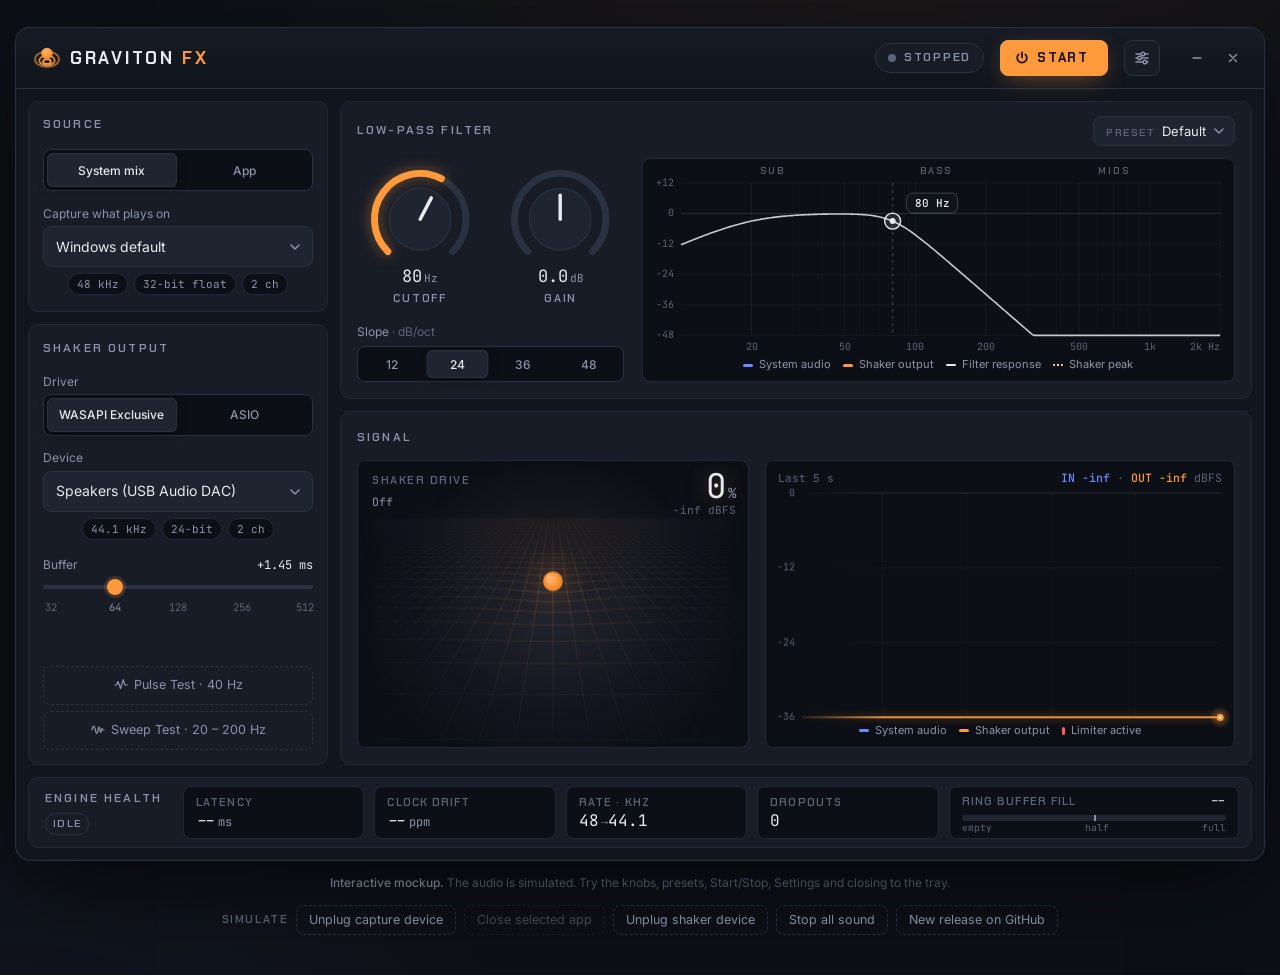
<file: ui/index.html>
<!doctype html>
<!-- SPDX-License-Identifier: GPL-3.0-or-later
   Copyright (C) 2026 deuter0n
   Generated from the approved mockup by tools/split_mockup.pl. -->
<html lang="en">
<head>
<meta charset="utf-8">
<meta name="viewport" content="width=device-width, initial-scale=1">
<title>Graviton FX</title>
<link rel="stylesheet" href="app.css">
</head>
<body>

<div class="stage">
  <div class="app" id="app">
    <header class="titlebar">
      <div class="brand" id="brand">
        <svg viewBox="0 0 32 32" aria-hidden="true">
          <!-- the app icon's drawing (assets/icon/app-full.svg) at half scale -->
          <defs>
            <radialGradient id="logoBall" cx="0.38" cy="0.32" r="0.75"><stop offset="0" stop-color="#ffb468"/><stop offset="0.55" stop-color="#ff9a3c"/><stop offset="1" stop-color="#ec8530"/></radialGradient>
          </defs>
          <ellipse cx="16" cy="17.5" rx="14.75" ry="9.5" fill="none" stroke="#ff9a3c" stroke-opacity=".6" stroke-width="2.25"/>
          <ellipse cx="16" cy="19" rx="9.5" ry="6" fill="none" stroke="#ff9a3c" stroke-opacity=".85" stroke-width="2.25"/>
          <ellipse cx="16" cy="20.5" rx="4.75" ry="2.75" fill="none" stroke="#ff9a3c" stroke-width="2.25"/>
          <circle cx="16" cy="10.5" r="7" fill="url(#logoBall)"/>
        </svg>
        <span class="wordmark">GRAVITON <b>FX</b></span>
      </div>
      <div class="status" id="status" data-state="stopped" role="status" aria-live="polite">
        <span class="dot"></span><span id="statusText">STOPPED</span>
      </div>
      <button class="power" id="powerBtn" aria-pressed="false">
        <svg viewBox="0 0 16 16" aria-hidden="true"><path d="M8 1.5v6M4.2 3.8a5.5 5.5 0 1 0 7.6 0" fill="none" stroke="currentColor" stroke-width="2" stroke-linecap="round"/></svg>
        <span id="powerText">Start</span>
      </button>
      <button class="tb-icon" id="settingsBtn" aria-label="Settings" title="Settings" aria-pressed="false">
        <svg viewBox="0 0 16 16" aria-hidden="true">
          <path d="M2 4h5M11 4h3M2 8h1.5M7.5 8H14M2 12h7M13 12h1" stroke="currentColor" stroke-width="1.4" stroke-linecap="round"/>
          <circle cx="9" cy="4" r="1.8" fill="none" stroke="currentColor" stroke-width="1.4"/>
          <circle cx="5.5" cy="8" r="1.8" fill="none" stroke="currentColor" stroke-width="1.4"/>
          <circle cx="11" cy="12" r="1.8" fill="none" stroke="currentColor" stroke-width="1.4"/>
        </svg>
        <span class="upd-dot" id="updDot" hidden></span>
      </button>
      <div class="winctl">
        <button id="minBtn" aria-label="Minimize" title="Minimize">
          <svg viewBox="0 0 12 12"><path d="M2 6h8" stroke="currentColor" stroke-width="1.4" stroke-linecap="round"/></svg>
        </button>
        <button id="closeBtn" aria-label="Close (hides to tray)" title="Close">
          <svg viewBox="0 0 12 12"><path d="M2.5 2.5l7 7M9.5 2.5l-7 7" stroke="currentColor" stroke-width="1.4" stroke-linecap="round"/></svg>
        </button>
      </div>
    </header>

    <!-- ===================== DASHBOARD ===================== -->
    <div class="view grid" id="viewDash">
      <aside class="rail">
        <section class="card" aria-labelledby="hSource">
          <div class="card-h"><h2 id="hSource">Source</h2></div>
          <div class="seg" role="radiogroup" aria-label="Capture source" id="sourceSeg">
            <button role="radio" data-v="system" aria-checked="true">System mix</button>
            <button role="radio" data-v="process" aria-checked="false">App</button>
          </div>
          <div class="field" id="srcSystem">
            <label for="captureSel">Capture what plays on</label>
            <select class="select" id="captureSel"></select>
            <div class="tags" id="captureFmt"></div>
            <div class="field-msg" id="captureMsg" data-kind="wait" role="status" aria-live="polite" hidden><span class="dot"></span><span class="txt"><span id="captureMsgText"></span></span></div>
          </div>
          <div class="field" id="srcProcess" hidden>
            <label for="procSel">Capture audio from</label>
            <div class="proc-row">
              <select class="select" id="procSel"></select>
              <button class="icon-btn" id="procRefresh" aria-label="Refresh app list" title="Refresh app list">
                <svg viewBox="0 0 16 16" aria-hidden="true"><path d="M13 8a5 5 0 1 1-1.5-3.55M13 2.5v3h-3" fill="none" stroke="currentColor" stroke-width="1.5" stroke-linecap="round" stroke-linejoin="round"/></svg>
              </button>
            </div>
            <div class="field-msg keep" id="procMsg" data-kind="wait" role="status" aria-live="polite" hidden><span class="dot"></span><span class="txt"><span id="procMsgText"></span></span></div>
          </div>
        </section>

        <section class="card" aria-labelledby="hShaker">
          <div class="card-h"><h2 id="hShaker">Shaker output</h2></div>
          <div class="field">
            <span class="lbl" id="driverLbl">Driver</span>
            <div class="seg" role="radiogroup" aria-labelledby="driverLbl" id="driverSeg">
              <button role="radio" data-v="wasapi" aria-checked="true">WASAPI Exclusive</button>
              <button role="radio" data-v="asio" aria-checked="false">ASIO</button>
            </div>
          </div>
          <div class="field">
            <label for="shakerSel">Device</label>
            <select class="select" id="shakerSel"></select>
            <div class="tags" id="shakerFmt"></div>
            <div class="field-msg" id="shakerMsg" data-kind="wait" role="status" aria-live="polite" hidden><span class="dot"></span><span class="txt"><span id="shakerMsgText"></span></span></div>
          </div>
          <div class="field">
            <div class="buf-head"><label for="bufferRange">Buffer</label><span class="buf-val" id="bufferVal"></span></div>
            <input type="range" class="buf-range" id="bufferRange" min="0" max="4" step="1" value="1" aria-describedby="bufferVal">
            <div class="buf-ticks" id="bufferTicks" aria-hidden="true"></div>
          </div>
          <div class="test-row">
            <button class="ghost-btn" id="testBtn" disabled title="Hold to send a 40 Hz test pulse; release to stop">
              <svg viewBox="0 0 16 16" aria-hidden="true"><path d="M1 8h2l1.5-4 3 8 3-10 2 6H15" fill="none" stroke="currentColor" stroke-width="1.4" stroke-linecap="round" stroke-linejoin="round"/></svg>
              <span id="testTxt">Pulse Test · 40 Hz</span>
            </button>
            <button class="ghost-btn" id="sweepBtn" disabled title="Sweep test: steps from 20 to 200 Hz in 5 Hz steps, half a second each. Note the number when your chair shakes hardest. Click again to stop.">
              <svg viewBox="0 0 16 16" aria-hidden="true"><path d="M1 8c1.2-5.5 2.8-5.5 4 0s2.2 5 3 0 1.6-4 2.2 0 1.2 3 1.6 0 .8-2 1.2 0H15" fill="none" stroke="currentColor" stroke-width="1.4" stroke-linecap="round" stroke-linejoin="round"/></svg>
              <span id="sweepTxt">Sweep Test · 20 – 200 Hz</span>
            </button>
          </div>
        </section>
      </aside>

      <div class="main">
        <section class="card" aria-labelledby="hFilter">
          <div class="card-h">
            <h2 id="hFilter">Low-pass filter</h2>
            <div class="pp" id="presetPicker">
              <button class="btn-sm icon" id="pRevert" title="Revert" aria-label="Revert" hidden>
                <svg viewBox="0 0 16 16" aria-hidden="true"><path d="M3.5 6.5A5 5 0 1 1 3 9.5" fill="none" stroke="currentColor" stroke-width="1.5" stroke-linecap="round"/><path d="M3.2 2.8v3.9h3.9" fill="none" stroke="currentColor" stroke-width="1.5" stroke-linecap="round" stroke-linejoin="round"/></svg>
              </button>
              <button class="btn-sm icon accent" id="pSave" title="Save" aria-label="Save" hidden>
                <svg viewBox="0 0 16 16" aria-hidden="true"><path d="M3 2.5h8l2.5 2.5v8.5H3z" fill="none" stroke="currentColor" stroke-width="1.4" stroke-linejoin="round"/><path d="M5.5 2.5v3h4.5v-3" fill="none" stroke="currentColor" stroke-width="1.4" stroke-linejoin="round"/><path class="plus" d="M8.25 8.3v3.4M6.55 10h3.4" stroke="currentColor" stroke-width="1.4" stroke-linecap="round"/></svg>
              </button>
              <button class="pp-btn" id="ppBtn" aria-haspopup="menu" aria-expanded="false">
                <span class="pp-lbl"><span class="k">Preset</span><span class="nm" id="ppName">Default</span></span><span class="dirty" title="Modified"></span>
                <svg class="chev" viewBox="0 0 10 6" aria-hidden="true"><path d="M1 1l4 4 4-4" fill="none" stroke="currentColor" stroke-width="1.5" stroke-linecap="round" stroke-linejoin="round"/></svg>
              </button>
              <div class="pp-menu" id="ppMenu" role="menu" aria-label="Presets" hidden></div>
            </div>
          </div>
          <div class="filter-body">
            <div class="controls">
              <div class="knobs">
                <div class="knob" id="kCutoff" role="slider" tabindex="0" aria-label="Cutoff frequency"></div>
                <div class="knob" id="kGain" role="slider" tabindex="0" aria-label="Output gain"></div>
              </div>
              <div class="field">
                <span class="lbl" id="slopeLbl">Slope <span style="color:var(--faint)">· dB/oct</span></span>
                <div class="seg" role="radiogroup" aria-labelledby="slopeLbl" id="slopeSeg">
                  <button role="radio" data-v="12" aria-checked="false">12</button>
                  <button role="radio" data-v="24" aria-checked="true">24</button>
                  <button role="radio" data-v="36" aria-checked="false">36</button>
                  <button role="radio" data-v="48" aria-checked="false">48</button>
                </div>
              </div>
            </div>
            <div class="curve-col">
              <div class="curve-wrap">
                <canvas class="curve" id="curve" aria-label="Filter response with live spectrum"></canvas>
                <div class="env-legend graph-legend at-bottom">
                  <span><i style="background:var(--cool)"></i>System audio</span>
                  <span><i style="background:var(--accent)"></i>Shaker output</span>
                  <span><i class="ln" style="background:var(--text)"></i>Filter response</span>
                  <span><i class="ln" style="background:repeating-linear-gradient(90deg,#ffd6aa 0 2px,transparent 2px 4px)"></i>Shaker peak</span>
                </div>
              </div>
            </div>
          </div>
        </section>

        <section class="card signal-card" aria-labelledby="hSignal">
          <div class="card-h">
            <h2 id="hSignal">Signal</h2>
          </div>
          <div class="signal-body">
            <div class="well-wrap">
              <canvas class="well" id="well" aria-label="Shaker drive visualisation"></canvas>
              <div class="well-label">
                <span class="wl-title">Shaker drive</span>
                <span class="wl-sub" id="sigAside" data-s="idle" aria-live="polite">Off</span>
              </div>
              <div class="well-read"><div class="big" id="drivePct">0<small>%</small></div><div class="sub" id="driveDb">-inf dBFS</div></div>
            </div>
            <div class="hist-col">
              <div class="env-wrap">
                <canvas class="env" id="env" aria-label="Level history"></canvas>
                <div class="env-legend graph-legend">
                  <span class="gl-title">Last 5 s</span>
                  <span class="env-read" id="envRead"><b class="in">IN -inf</b> · <b class="out">OUT -inf</b> dBFS</span>
                </div>
                <div class="env-legend graph-legend at-bottom">
                  <span><i style="background:var(--cool)"></i>System audio</span>
                  <span><i style="background:var(--accent)"></i>Shaker output</span>
                  <span title="" id="hitKey"><i style="background:var(--bad);width:3px;height:8px"></i><span id="hitKeyText">Limiter active</span></span>
                </div>
              </div>
            </div>
          </div>
        </section>
      </div>

      <section class="card health-strip" aria-labelledby="hHealth">
        <div class="card-h"><h2 id="hHealth">Engine health</h2><span class="chip" id="lockChip">IDLE</span></div>
        <div class="health">
          <div class="stat"><span class="k">Latency</span><span class="v" id="hLat">--<small>ms</small></span></div>
          <div class="stat"><span class="k">Clock drift</span><span class="v" id="hDrift">--<small>ppm</small></span></div>
          <div class="stat"><span class="k">Rate · kHz</span><span class="v" id="hRate">—</span></div>
          <div class="stat" title="Moments where the shaker signal glitched: the reserve ran empty, the buffer overflowed, or Windows lost captured audio"><span class="k">Dropouts</span><span class="v" id="hUnder">0</span></div>
          <div class="stat wide">
            <div class="stat-h"><span class="k">Ring buffer fill</span><span class="v-sm" id="fillPct">--</span></div>
            <div class="fill-bar" aria-hidden="true"><i id="fillBar"></i><span class="target"></span></div>
            <div class="fill-legend"><span>empty</span><span>half</span><span>full</span></div>
          </div>
        </div>
      </section>
    </div>

    <!-- ===================== SETTINGS ===================== -->
    <div class="view settings-grid" id="viewSettings" hidden>
      <div class="settings-top">
        <button class="back-btn" id="backBtn">
          <svg viewBox="0 0 16 16" aria-hidden="true"><path d="M10 3L5 8l5 5" fill="none" stroke="currentColor" stroke-width="1.6" stroke-linecap="round" stroke-linejoin="round"/></svg>
          Dashboard
        </button>
        <h1>Settings</h1>
      </div>
      <section class="card" aria-labelledby="hApp">
        <div class="card-h"><h2 id="hApp">Application</h2><p class="sec-d">How Graviton FX starts, and where it stays while it runs.</p></div>
        <div class="srows">
          <label class="srow">
            <span class="txt"><span class="t">Start with Windows</span><span class="d">Launch Graviton FX when you sign in.</span></span>
            <input type="checkbox" class="tgi" id="optBoot" data-key="startWithWindows"><span class="sw"></span>
          </label>
          <label class="srow">
            <span class="txt"><span class="t">Start in the tray with Windows</span><span class="d">When Windows starts it, show only the tray icon.</span></span>
            <input type="checkbox" class="tgi" id="optMin" data-key="startMinimized"><span class="sw"></span>
          </label>
          <label class="srow">
            <span class="txt"><span class="t">Start engine on launch</span><span class="d">Begin sending to the shaker as soon as the app opens.</span></span>
            <input type="checkbox" class="tgi" id="optAuto" data-key="autoStart"><span class="sw"></span>
          </label>
          <label class="srow">
            <span class="txt"><span class="t">Close button hides to tray</span><span class="d">Keep the engine running in the tray when you close the window.</span></span>
            <input type="checkbox" class="tgi" id="optTray" data-key="closeToTray"><span class="sw"></span>
          </label>
          <label class="srow">
            <span class="txt"><span class="t">Check for updates automatically</span><span class="d">Looks for a new release on GitHub after launch and once a day. Only contacts GitHub; nothing else is sent.</span></span>
            <input type="checkbox" class="tgi" id="optUpdates" data-key="checkUpdates"><span class="sw"></span>
          </label>
        </div>
      </section>

      <section class="card" aria-labelledby="hEngine">
        <div class="card-h"><h2 id="hEngine">Engine</h2><p class="sec-d">Protects your shaker and amplifier. Changes apply right away, even while running.</p></div>
        <div class="srows">
          <div class="srow">
            <span class="txt"><span class="t" id="ssLbl">Subsonic filter</span><span class="d">Cuts rumble below what the shaker can turn into feel. Saves amplifier power and protects the transducer.</span></span>
            <span class="ctl">
              <span class="seg" role="radiogroup" aria-labelledby="ssLbl" id="subsonicSeg">
                <button role="radio" data-v="0" aria-checked="false">Off</button>
                <button role="radio" data-v="10" aria-checked="false">10 Hz</button>
                <button role="radio" data-v="15" aria-checked="false">15 Hz</button>
                <button role="radio" data-v="20" aria-checked="true">20 Hz</button>
                <button role="radio" data-v="30" aria-checked="false">30 Hz</button>
              </span>
            </span>
          </div>
          <div class="srow">
            <span class="txt"><span class="t" id="ssSlopeLbl">Subsonic slope</span><span class="d">Gentle keeps low hits tight and on time, best for games. Steep removes more deep rumble, useful for movies or if the shaker knocks.</span></span>
            <span class="ctl">
              <span class="seg" role="radiogroup" aria-labelledby="ssSlopeLbl" id="subsonicSlopeSeg">
                <button role="radio" data-v="12" aria-checked="true">Gentle · 12 dB/oct</button>
                <button role="radio" data-v="24" aria-checked="false">Steep · 24 dB/oct</button>
              </span>
            </span>
          </div>
          <label class="srow">
            <span class="txt"><span class="t">Output limiter</span><span class="d">Hard ceiling at -1 dBFS to protect the amplifier and transducer.</span></span>
            <input type="checkbox" class="tgi" id="optLimiter" data-key="limiter"><span class="sw"></span>
          </label>
        </div>
      </section>

      <section class="card wide" aria-labelledby="hPresets">
        <div class="card-h"><h2 id="hPresets">Presets</h2><p class="sec-d">Saved filter settings. Switch between them from the Filter panel on the dashboard.</p><span class="aside" id="presetCount"></span></div>
        <div class="plist" id="plist"></div>
        <p class="hint" id="plistHint"></p>
      </section>

      <section class="card wide" aria-labelledby="hFile">
        <div class="card-h"><h2 id="hFile">About</h2><p class="sec-d" id="aboutVer"></p></div>
        <div class="srows">
          <div class="srow">
            <span class="txt"><span class="t">Updates</span><span class="d" id="updText"></span></span>
            <span class="ctl">
              <button class="btn-sm primary" id="updView" hidden>View release</button>
              <button class="btn-sm" id="updCheck">Check now</button>
            </span>
          </div>
          <div class="srow">
            <span class="txt"><span class="t">Project on GitHub</span><span class="d">Source code, releases and issue reports.</span></span>
            <span class="ctl">
              <a class="repo-link" id="repoLink" href="https://github.com/deuter0n/GravitonFX" target="_blank" rel="noopener">github.com/deuter0n/GravitonFX<svg viewBox="0 0 12 12" aria-hidden="true"><path d="M5 2H2.5v7.5H10V7M7 2h3v3M10 2L5.5 6.5" fill="none" stroke="currentColor" stroke-width="1.3" stroke-linecap="round" stroke-linejoin="round"/></svg></a>
            </span>
          </div>
          <div class="srow">
            <span class="txt"><span class="t">Reset to defaults</span><span class="d">Restores devices and every option above. Your presets are kept.</span></span>
            <span class="ctl"><button class="btn-sm danger" id="resetBtn">Reset</button></span>
          </div>
        </div>
      </section>
    </div>
  </div>
</div>


<!-- mock.js exists only in the browser preview; the app serves app.js alone. -->
<script src="mock.js"></script>
<script src="app.js"></script>
</body>
</html>
</file>
<file: ui/app.css>
/* SPDX-License-Identifier: GPL-3.0-or-later
   Copyright (C) 2026 deuter0n
   Generated from the approved mockup by tools/split_mockup.pl. */

/* Bundled fonts (SIL Open Font License 1.1, see fonts/OFL-*.txt). */
@font-face { font-family: 'Chakra Petch'; font-weight: 500; font-style: normal; font-display: swap; src: url(fonts/ChakraPetch-Medium.woff2) format('woff2'); }
@font-face { font-family: 'Chakra Petch'; font-weight: 600; font-style: normal; font-display: swap; src: url(fonts/ChakraPetch-SemiBold.woff2) format('woff2'); }
@font-face { font-family: 'Chakra Petch'; font-weight: 700; font-style: normal; font-display: swap; src: url(fonts/ChakraPetch-Bold.woff2) format('woff2'); }
@font-face { font-family: 'Inter'; font-weight: 100 900; font-style: normal; font-display: swap; src: url(fonts/Inter.woff2) format('woff2'); }
@font-face { font-family: 'JetBrains Mono'; font-weight: 100 800; font-style: normal; font-display: swap; src: url(fonts/JetBrainsMono.woff2) format('woff2'); }

/* The UI shows and hides elements with the hidden attribute; make it win
   over display rules, and drop the browser.s default page margin (the mockup.s
   artifact host added both rules itself). */
[hidden] { display: none !important; }
body { margin: 0; }

/* Layout: one app window with two views. Dashboard = control rail left, live signal + filter right.
   Settings = grouped option cards. Deliberately single-theme (dark): this is the app's own look. */
:root {
  color-scheme: dark;
  --bg: #0c0f15;
  --window: #11151d;
  --surface: #171c26;
  --surface-2: #1e2430;
  --line: #2a3141;
  --line-soft: #212736;
  --text: #e7eaf1;
  --muted: #8b94a8;
  --faint: #5b6478;
  --accent: #ff9a3c;          /* molten amber: the "drive" colour */
  --accent-soft: rgba(255, 154, 60, 0.16);
  --accent-glow: rgba(255, 154, 60, 0.45);
  --cool: #6f8cff;            /* input signal, secondary data */
  --ok: #3ddc97;
  --bad: #ff5d5d;
  --font-display: "Chakra Petch", "Segoe UI", system-ui, sans-serif;
  --font-body: "Inter", "Segoe UI", system-ui, sans-serif;
  --font-mono: "JetBrains Mono", Consolas, ui-monospace, monospace;
  --r-window: 14px;
  --r-card: 10px;
  --gap: 12px;               /* space between cards, columns and the window edge */
}
* { box-sizing: border-box; }
html, body { background: var(--bg); }
body {
  color: var(--text);
  font-family: var(--font-body);
  font-size: 14px;
  line-height: 1.45;
  background:
    radial-gradient(1200px 600px at 70% -10%, rgba(255,154,60,0.07), transparent 60%),
    radial-gradient(900px 500px at 0% 110%, rgba(111,140,255,0.06), transparent 60%),
    var(--bg);
  min-height: 100vh;
}
button, select, input { font: inherit; color: inherit; }
:focus-visible { outline: 2px solid var(--accent); outline-offset: 2px; }

.stage {
  max-width: 1536px;
  margin: 0 auto;
  padding-block: 28px 40px;
  padding-left: max(16px, env(safe-area-inset-left, 0px));
  padding-right: max(16px, env(safe-area-inset-right, 0px));
  display: flex;
  flex-direction: column;
  gap: 14px;
}

/* ---------- window ---------- */
.app {
  background: var(--window);
  border-radius: var(--r-window);
  /* the edge is drawn as a shadow, so it takes no space from the layout */
  box-shadow: 0 0 0 1px var(--line), 0 30px 80px -20px rgba(0,0,0,0.7), 0 0 0 1px rgba(255,255,255,0.02) inset;
  transition: opacity .25s ease, transform .25s ease;
}
.app.to-tray { opacity: 0; transform: translateY(24px) scale(.98); pointer-events: none; }

.titlebar {
  display: flex;
  align-items: center;
  gap: 16px;
  flex-wrap: nowrap;   /* one row always: a long message is cut with "…", never pushes the layout down */
  padding: 12px 14px 12px 18px;
  border-bottom: 1px solid var(--line);
  border-radius: var(--r-window) var(--r-window) 0 0;
  background: linear-gradient(180deg, #151a24, #11151d);
}
.brand { display: flex; align-items: center; gap: 10px; margin-right: auto; }
/* header items keep their size; on a narrow page Start/Stop shows only its icon */
.brand, .status, .power, .tb-icon, .winctl { flex: none; }
.status { white-space: nowrap; }
/* the one message line: what the engine is waiting for, or what went wrong */
/* messages: under the selector they're about, in place of its format tags;
   two lines at most, in a slot as tall as the tags, so nothing below moves */
.field-msg { height: 26px; padding-left: 13px; display: grid; grid-template-columns: 7px minmax(0, 1fr); column-gap: 7px; align-content: center; align-items: start; font-size: 11.5px; line-height: 13px; color: var(--muted); }
.field-msg .txt { min-width: 0; }
.field-msg .dot { width: 7px; height: 7px; border-radius: 50%; flex: none; margin-top: 3px; background: var(--cool); box-shadow: 0 0 8px rgba(111,140,255,.55); }
/* App mode has no format tags: its message slot stays reserved (empty) so nothing below moves */
.field-msg.keep[hidden] { display: grid !important; visibility: hidden; }
.field-msg[data-kind="err"] { color: #ffc9c9; }
.field-msg[data-kind="err"] .dot { background: var(--bad); box-shadow: 0 0 8px rgba(255,93,93,.6); }
/* the selector a message is about */
.select.attn-wait { border-color: rgba(111,140,255,.65); box-shadow: 0 0 0 3px rgba(111,140,255,.12); }
.select.attn-err { border-color: rgba(255,93,93,.65); box-shadow: 0 0 0 3px rgba(255,93,93,.12); }
/* a refused buffer size: the message stays under the device, and the slider knob turns red */
.buf-range.attn-err::-webkit-slider-thumb { background: var(--bad); box-shadow: 0 0 0 3px rgba(255,93,93,.2); }
.buf-range.attn-err::-moz-range-thumb { background: var(--bad); }
.tb-icon {
  width: 36px; height: 36px; border-radius: 8px; border: 1px solid var(--line);
  background: var(--surface); color: var(--muted); cursor: pointer;
  display: grid; place-items: center; transition: color .15s, border-color .15s, background .15s;
}
.tb-icon:hover { color: var(--text); border-color: #3a4357; }
.tb-icon[aria-pressed="true"] { color: var(--accent); border-color: rgba(255,154,60,.5); background: var(--accent-soft); }
.tb-icon svg { width: 16px; height: 16px; }
.tb-icon { position: relative; }
/* update available: small amber dot on the Settings button */
.upd-dot {
  position: absolute; top: 5px; right: 5px; width: 8px; height: 8px; border-radius: 50%;
  background: var(--accent); box-shadow: 0 0 0 2px var(--surface);
}
.repo-link { display: inline-flex; align-items: center; gap: 5px; font-family: var(--font-mono); font-size: 12px; color: var(--muted); white-space: nowrap; text-decoration: none; }
.repo-link svg { width: 11px; height: 11px; flex: none; }
.repo-link:hover { color: var(--accent); text-decoration: underline; text-underline-offset: 3px; }
.repo-link:focus-visible { outline: 2px solid var(--accent); outline-offset: 3px; border-radius: 3px; }
.srow .d.upd-new { color: var(--accent); }
.settings-top { display: flex; align-items: center; gap: 14px; padding: 2px 2px 4px; }
.settings-top h1 {
  margin: 0; font-family: var(--font-display); font-weight: 600; font-size: 20px; letter-spacing: .06em;
}
.back-btn {
  display: inline-flex; align-items: center; gap: 6px;
  height: 32px; padding: 0 12px 0 8px; border-radius: 8px;
  border: 1px solid var(--line); background: var(--surface); color: var(--muted);
  font-size: 13px; cursor: pointer;
}
.back-btn:hover { color: var(--text); border-color: #3a4357; }
.back-btn svg { width: 14px; height: 14px; }
.brand svg { width: 26px; height: 26px; flex: none; }
.wordmark {
  font-family: var(--font-display);
  font-weight: 700;
  font-size: 17px;
  letter-spacing: 0.16em;
  white-space: nowrap;
}
.wordmark b { color: var(--accent); font-weight: 700; }

.status {
  display: inline-flex; align-items: center; gap: 8px;
  height: 30px; padding: 0 12px;
  border-radius: 999px;
  border: 1px solid var(--line);
  background: var(--surface);
  font-family: var(--font-display);
  font-weight: 600; font-size: 12px; letter-spacing: 0.14em;
  color: var(--muted);
}
.status .dot { width: 8px; height: 8px; border-radius: 50%; background: var(--faint); }
.status[data-state="running"] { color: var(--ok); border-color: rgba(61,220,151,.35); background: rgba(61,220,151,.07); }
.status[data-state="running"] .dot { background: var(--ok); animation: pulse 1.8s infinite; }
.status[data-state="blocked"] { color: var(--bad); border-color: rgba(255,93,93,.35); background: rgba(255,93,93,.07); }
.status[data-state="blocked"] .dot { background: var(--bad); }
.status[data-state="switching"] { color: var(--accent); border-color: rgba(255,154,60,.4); background: var(--accent-soft); }
.status[data-state="switching"] .dot { background: var(--accent); animation: blink .5s steps(2) infinite; }
.status[data-state="waiting"] { color: var(--cool); border-color: rgba(111,140,255,.4); background: rgba(111,140,255,.08); }
.status[data-state="waiting"] .dot { background: var(--cool); }
.status[data-state="error"] { color: var(--bad); border-color: rgba(255,93,93,.45); background: rgba(255,93,93,.1); }
.status[data-state="error"] .dot { background: var(--bad); box-shadow: 0 0 8px rgba(255,93,93,.7); }
@keyframes pulse { 0% { box-shadow: 0 0 0 0 rgba(61,220,151,.55); } 70% { box-shadow: 0 0 0 8px rgba(61,220,151,0); } 100% { box-shadow: 0 0 0 0 rgba(61,220,151,0); } }


.power {
  display: inline-flex; align-items: center; gap: 8px;
  height: 36px; padding: 0 18px 0 14px;
  border-radius: 8px;
  border: 1px solid var(--accent);
  background: var(--accent);
  color: #1a0f04;
  font-family: var(--font-display); font-weight: 700; font-size: 13px; letter-spacing: .14em; text-transform: uppercase;
  cursor: pointer;
  box-shadow: 0 6px 24px -6px var(--accent-glow);
  transition: background .15s, color .15s, box-shadow .15s, transform .08s;
}
.power:hover { filter: brightness(1.06); }
.power:active { transform: translateY(1px); }
.power svg { width: 14px; height: 14px; }
.power[aria-pressed="true"] { background: transparent; color: var(--accent); box-shadow: none; }
.power:disabled { opacity: .45; cursor: not-allowed; filter: none; }

.winctl { display: flex; gap: 2px; margin-left: 4px; }
.winctl button {
  width: 34px; height: 30px; border: 0; border-radius: 6px; background: transparent; color: var(--muted); cursor: pointer;
  display: grid; place-items: center;
}
.winctl button:hover { background: var(--surface-2); color: var(--text); }
.winctl svg { width: 12px; height: 12px; }

/* ---------- views ---------- */
.view { animation: viewIn .22s ease-out; }
@keyframes viewIn { from { opacity: 0; transform: translateY(6px); } }

/* The window is the layout's height: the dashboard fits it without a page
   scrollbar, down to 16:9 screens (about 720 px tall): Source and Shaker
   output on the left, Signal and the filter on the right, Engine health as a
   strip along the bottom. The gravity well and the level history take the
   height that's left. The mockup page draws the window as tall as the browser. */
.app { display: flex; flex-direction: column; height: max(720px, calc(100vh - 68px)); }
.app > .view { flex: 1 1 auto; min-height: 0; }
.app { container-type: size; }   /* lets the left column measure the window height (cqh) */
.app > .settings-grid { overflow-y: auto; align-content: start; }

.grid {
  display: grid;
  grid-template-columns: 300px minmax(0, 1fr);
  grid-template-rows: minmax(0, 1fr) auto;
  gap: var(--gap);
  padding: var(--gap);
}
.rail, .main { display: flex; flex-direction: column; gap: var(--gap); min-width: 0; min-height: 0; }

.card {
  background: var(--surface);
  border: 1px solid var(--line-soft);
  border-radius: var(--r-card);
  padding: 14px 16px 16px;
  display: flex; flex-direction: column; gap: 12px;
  min-width: 0;
}
.card-h { display: flex; align-items: center; gap: 10px; flex-wrap: wrap; min-height: 22px; }
.card-h h2 {
  margin: 0;
  font-family: var(--font-display); font-weight: 600; font-size: 12px;
  letter-spacing: .18em; text-transform: uppercase; color: var(--muted);
}
.card-h .aside { margin-left: auto; font-size: 12px; color: var(--faint); font-family: var(--font-mono); }

.field { display: flex; flex-direction: column; gap: 6px; }
.field > label, .field > .lbl, .buf-head > label { font-size: 12px; color: var(--muted); }
.select {
  appearance: none;
  width: 100%;
  height: 36px;
  padding: 0 34px 0 12px;
  border-radius: 8px;
  border: 1px solid var(--line);
  background: var(--surface-2) url("data:image/svg+xml,%3Csvg xmlns='http://www.w3.org/2000/svg' width='10' height='6' viewBox='0 0 10 6'%3E%3Cpath d='M1 1l4 4 4-4' fill='none' stroke='%238b94a8' stroke-width='1.5' stroke-linecap='round' stroke-linejoin='round'/%3E%3C/svg%3E") no-repeat right 12px center;
  cursor: pointer;
  text-overflow: ellipsis;
}
.select:hover { border-color: #3a4357; }
/* buffer slider: one stop per size, value and time on the label row */
.buf-head { display: flex; justify-content: space-between; align-items: baseline; gap: 8px; }
.buf-val { font-family: var(--font-mono); font-size: 12px; color: var(--text); font-variant-numeric: tabular-nums; white-space: nowrap; }
.buf-range { -webkit-appearance: none; appearance: none; width: 100%; height: 18px; margin: 0; background: transparent; cursor: pointer; }
.buf-range::-webkit-slider-runnable-track { height: 4px; border-radius: 2px; background: var(--line); }
.buf-range::-webkit-slider-thumb { -webkit-appearance: none; width: 16px; height: 16px; margin-top: -6px; border-radius: 50%; background: var(--accent); box-shadow: 0 0 0 3px rgba(255,154,60,.18); }
.buf-range::-moz-range-track { height: 4px; border-radius: 2px; background: var(--line); }
.buf-range::-moz-range-thumb { width: 16px; height: 16px; border: 0; border-radius: 50%; background: var(--accent); }
.buf-range:focus-visible { outline: none; }
.buf-range:focus-visible::-webkit-slider-thumb { box-shadow: 0 0 0 3px rgba(255,154,60,.45); }
.buf-ticks { position: relative; height: 13px; font-family: var(--font-mono); font-size: 10.5px; color: var(--faint); }
.buf-ticks span { position: absolute; top: 0; transform: translateX(-50%); }
.buf-ticks span.on { color: var(--muted); }
.select option { background: var(--surface-2); }
.meta { font-family: var(--font-mono); font-size: 12px; color: var(--faint); font-variant-numeric: tabular-nums; }
.meta b { color: var(--muted); font-weight: 500; }
/* format tags: one small pill per value; always one row */
.field .tags { height: 26px; }   /* under its selector; the same height as a message, so nothing below moves */
.tags { display: flex; gap: 6px; flex-wrap: nowrap; overflow: hidden; min-height: 22px; align-items: center; justify-content: center; }
.tag {
  flex: none; padding: 2px 8px; border-radius: 999px; border: 1px solid var(--line-soft); background: var(--bg);
  font-family: var(--font-mono); font-size: 11px; line-height: 16px; color: var(--muted); white-space: nowrap;
  font-variant-numeric: tabular-nums;
}

/* segmented control with a sliding thumb */
.seg {
  position: relative; --i: 0; --n: 2;
  display: grid; grid-auto-flow: column; grid-auto-columns: 1fr;
  padding: 3px; gap: 3px;
  border-radius: 8px; border: 1px solid var(--line); background: var(--bg);
}
.seg::before {
  content: "";
  position: absolute;
  top: 3px; bottom: 3px; left: 3px;
  width: calc((100% - 6px - (var(--n) - 1) * 3px) / var(--n));
  border-radius: 6px;
  background: var(--surface-2);
  box-shadow: 0 0 0 1px var(--line) inset, 0 4px 14px -6px rgba(0,0,0,.6);
  transform: translateX(calc(var(--i) * (100% + 3px)));
  transition: transform .32s cubic-bezier(.3, 1.35, .45, 1);
}
.seg button {
  position: relative; z-index: 1;
  height: 28px; border: 0; border-radius: 6px; background: transparent; color: var(--muted);
  font-size: 12px; font-weight: 500; cursor: pointer; white-space: nowrap;
  transition: color .2s ease;
}
.seg button:hover { color: var(--text); }
.seg button[aria-checked="true"] { color: var(--text); }
.seg button:disabled { cursor: not-allowed; }
.seg.off { opacity: .4; }

.proc-row { display: flex; gap: 6px; }
.proc-row .select { flex: 1; min-width: 0; }
.icon-btn {
  flex: none; width: 36px; height: 36px; border-radius: 8px; border: 1px solid var(--line);
  background: var(--surface-2); color: var(--muted); cursor: pointer; display: grid; place-items: center;
}
.icon-btn:hover { color: var(--text); border-color: #3a4357; }
.icon-btn svg { width: 14px; height: 14px; transition: transform .4s ease; }
.icon-btn.spin svg { transform: rotate(360deg); }
.ghost-btn {
  height: 34px; border-radius: 8px; border: 1px dashed var(--line); background: transparent;
  color: var(--muted); font-size: 12.5px; cursor: pointer;
  display: inline-flex; align-items: center; justify-content: center; gap: 8px;
}
.ghost-btn:hover:not(:disabled) { border-color: var(--accent); color: var(--accent); border-style: solid; }
.ghost-btn:disabled { opacity: .45; cursor: not-allowed; }
.ghost-btn.on { border-style: solid; border-color: var(--accent); color: var(--accent); background: var(--accent-soft); }
/* left column: Source is as tall as its content; Shaker output takes the rest,
   with the test buttons at its bottom, so both columns end together.
   On windows taller than 720 px the left column's controls and gaps grow a
   little (capped); what's left goes above the test buttons.
   --extra is the window's height above 720 px (the app frame is a size container). */
.rail { --extra: clamp(0px, 100cqh - 720px, 400px); }
.rail > .card { gap: calc(6px + min(12px, var(--extra) / 15)); padding: 12px 14px 14px; }
.rail > .card:last-child { flex: 1 1 auto; }
.rail .field { gap: 4px; }
.rail .select { height: calc(36px + min(8px, var(--extra) / 20)); }
.rail .seg button { height: calc(28px + min(8px, var(--extra) / 20)); }
.test-row { display: grid; grid-template-columns: minmax(0, 1fr); gap: 6px; }
/* height beyond those limits goes above the test buttons, which sit at the
   bottom; the settings above stay together */
.rail > .card:last-child > .test-row { margin-top: auto; padding-top: 8px; }   /* clear space under the buffer slider */
.test-row .ghost-btn { height: calc(32px + min(10px, var(--extra) / 16)); }
.test-row .ghost-btn { white-space: nowrap; min-width: 0; padding: 0 8px; gap: 6px; }
.test-row .ghost-btn svg { flex: none; }   /* never let the icon be squeezed out */
.test-row .ghost-btn span { min-width: 0; overflow: hidden; text-overflow: ellipsis; }
.ghost-btn svg { width: 14px; height: 14px; }

.btn-sm {
  height: 30px; padding: 0 12px; border-radius: 8px;
  border: 1px solid var(--line); background: var(--surface-2); color: var(--muted);
  font-size: 12.5px; cursor: pointer; white-space: nowrap;
  transition: color .15s, border-color .15s, background .15s;
}
.btn-sm:hover { color: var(--text); border-color: #3a4357; }
.btn-sm.primary { background: var(--accent); border-color: var(--accent); color: #1a0f04; font-weight: 600; }
.btn-sm.primary:hover { filter: brightness(1.06); color: #1a0f04; }
.btn-sm.danger:hover, .btn-sm.danger.armed { color: var(--bad); border-color: rgba(255,93,93,.5); }
.btn-sm.danger.armed { background: rgba(255,93,93,.08); }

.name-input {
  width: 100%; height: 32px; padding: 0 12px; border-radius: 8px;
  border: 1px solid var(--accent); background: var(--bg); color: var(--text);
  font-size: 13px; outline: none; box-shadow: 0 0 0 3px var(--accent-soft);
}
.name-input::placeholder { color: var(--faint); }

/* health: a strip along the bottom, title and lock chip on the left, readings in one row */
.health-strip { grid-column: 1 / -1; flex-direction: row; align-items: center; gap: 18px; padding: 8px 12px 8px 16px; }
.health-strip .card-h { flex: none; flex-direction: column; align-items: flex-start; gap: 6px; min-width: 120px; }
.health-strip .health { flex: 1 1 auto; grid-template-columns: repeat(4, minmax(0, 1fr)) minmax(0, 1.6fr); }
.health-strip .stat { padding: 5px 12px; gap: 0; justify-content: center; }
.health-strip .stat .v { font-size: 16px; line-height: 1.2; }
.health-strip .stat.wide { grid-column: auto; }
.health-strip .fill-bar { margin-top: 4px; height: 6px; }
.health-strip .fill-legend { margin-top: 1px; font-size: 9.5px; line-height: 1.2; }
/* health */
.health { display: grid; grid-template-columns: 1fr 1fr; gap: 10px; }
.stat {
  background: var(--bg); border: 1px solid var(--line-soft); border-radius: 8px;
  padding: 10px 12px; display: flex; flex-direction: column; gap: 2px; min-width: 0;
}
.stat .k { font-size: 11px; color: var(--faint); letter-spacing: .1em; text-transform: uppercase; font-family: var(--font-display); font-weight: 600; }
.stat .v { font-family: var(--font-mono); font-size: 20px; font-variant-numeric: tabular-nums; }
.stat .v small { font-size: 12px; color: var(--muted); margin-left: 2px; }
.stat.wide { grid-column: 1 / -1; }
.stat-h { display: flex; justify-content: space-between; align-items: baseline; gap: 8px; }
.stat .v-sm { font-family: var(--font-mono); font-size: 13px; color: var(--text); font-variant-numeric: tabular-nums; }
.chip {
  display: inline-block; font-family: var(--font-display); font-weight: 600; font-size: 10.5px; letter-spacing: .12em;
  padding: 2px 7px; border-radius: 999px; border: 1px solid var(--line); color: var(--muted); vertical-align: middle; white-space: nowrap;
}
.chip.ok { color: var(--ok); border-color: rgba(61,220,151,.35); }
.chip.busy { color: var(--accent); border-color: rgba(255,154,60,.35); }
.chip.bad { color: var(--bad); border-color: rgba(255,93,93,.4); }
.fill-bar { position: relative; height: 8px; border-radius: 4px; background: var(--surface-2); margin-top: 8px; overflow: hidden; }
.fill-bar i { position: absolute; inset: 0 auto 0 0; width: 0; border-radius: 4px; background: linear-gradient(90deg, var(--cool), var(--accent)); transition: width .12s linear; }
.fill-bar .target { position: absolute; top: -2px; bottom: -2px; left: 50%; width: 2px; background: var(--text); opacity: .55; }
.fill-legend { display: flex; justify-content: space-between; font-size: 11px; color: var(--faint); margin-top: 4px; font-family: var(--font-mono); }

/* ---------- signal ---------- */
/* the signal card takes the spare height in the center column; the filter
   card keeps its natural size so its controls and curve stay matched */
.main > .signal-card { flex: 1 1 auto; min-height: 0; }
.signal-body { flex: 1 1 auto; min-height: 0; display: grid; grid-template-columns: minmax(0, 1fr) minmax(0, 1.2fr); gap: 16px; align-items: stretch; }
.well-wrap { position: relative; min-width: 0; min-height: 180px; border-radius: 8px; background: radial-gradient(ellipse at 50% 55%, #1a1f2c 0%, var(--bg) 70%); border: 1px solid var(--line-soft); overflow: hidden; }
/* canvases sit absolutely so their pixel size never feeds back into layout */
.well { position: absolute; inset: 0; display: block; width: 100%; height: 100%; }
.well-label { position: absolute; left: 14px; top: 12px; display: flex; flex-direction: column; gap: 5px; max-width: calc(100% - 140px); }
.wl-title { font-size: 11px; letter-spacing: .14em; text-transform: uppercase; color: var(--faint); font-family: var(--font-display); font-weight: 600; }
.wl-sub { font-family: var(--font-mono); font-size: 11.5px; color: var(--muted); white-space: nowrap; overflow: hidden; text-overflow: ellipsis; }
.well-read { position: absolute; right: 12px; top: 8px; text-align: right; font-family: var(--font-mono); font-variant-numeric: tabular-nums; }
.well-read .big { font-size: 34px; line-height: 1; color: var(--text); text-shadow: 0 0 22px rgba(255,154,60,.35); }
.well-read .big small { font-size: 14px; color: var(--muted); text-shadow: none; margin-left: 2px; }
.well-read .sub { font-size: 11px; color: var(--faint); }

.clip { display: none; }
.clip.on { display: inline-block; animation: blink .5s steps(2) infinite; }
@keyframes blink { 50% { opacity: .35; } }

/* level history: beside the well, same height; live levels at the end of its legend */
.hist-col { display: flex; flex-direction: column; gap: 8px; min-width: 0; min-height: 0; }
.env-read { margin-left: auto; font-family: var(--font-mono); font-size: 11.5px; color: var(--faint); white-space: nowrap; font-variant-numeric: tabular-nums; }
.env-read b { font-weight: 500; }
.env-read .in { color: var(--cool); }
.env-read .out { color: var(--accent); }
.env-wrap { position: relative; flex: 1 1 auto; min-height: 80px; border-radius: 8px; background: var(--bg); border: 1px solid var(--line-soft); overflow: hidden; }
.env { position: absolute; inset: 0; display: block; width: 100%; height: 100%; }
.env-legend { display: flex; gap: 14px; flex-wrap: wrap; font-size: 11.5px; color: var(--muted); }
/* legends sit in a band at the top of their graph, above the plot */
.graph-legend { position: absolute; top: 9px; left: 12px; right: 12px; flex-wrap: wrap; gap: 2px 12px; align-items: center; font-size: 11px; white-space: nowrap; pointer-events: none; }
.graph-legend .gl-title { font-family: var(--font-mono); color: var(--faint); }
.graph-legend.at-bottom { top: auto; bottom: 8px; justify-content: center; }
.env-legend i { display: inline-block; width: 10px; height: 3px; border-radius: 2px; margin-right: 6px; vertical-align: middle; }

/* ---------- filter ---------- */
.filter-body { flex: 1 1 auto; display: grid; grid-template-columns: auto minmax(0, 1fr); gap: 18px; align-items: stretch; }
.controls { display: flex; flex-direction: column; gap: 14px; align-items: stretch; align-self: center; }
.curve-wrap { position: relative; min-width: 0; min-height: 170px; border-radius: 8px; background: var(--bg); border: 1px solid var(--line-soft); overflow: hidden; }
.knobs { display: flex; gap: 14px; justify-content: center; }
/* knob size: 92 px when the window is 720 px tall, up to 120 px on taller windows */
.main { --extra: clamp(0px, 100cqh - 720px, 400px); --knob: calc(92px + min(28px, var(--extra) / 5)); }
.knob { display: flex; flex-direction: column; align-items: center; gap: 2px; width: calc(var(--knob) + 12px); cursor: ns-resize; touch-action: none; border-radius: 10px; padding: 4px 0 2px; }
.knob:focus-visible { outline-offset: 0; }
.knob svg { width: var(--knob); height: var(--knob); overflow: visible; }
.knob .k-val { font-family: var(--font-mono); font-size: 17px; font-variant-numeric: tabular-nums; margin-top: -14px; }
.knob .k-val small { font-size: 11px; color: var(--muted); margin-left: 2px; }
.knob .k-lbl { font-family: var(--font-display); font-weight: 600; font-size: 11px; letter-spacing: .16em; text-transform: uppercase; color: var(--muted); }
.curve { position: absolute; inset: 0; display: block; width: 100%; height: 100%; cursor: ew-resize; touch-action: none; }
.curve-col { display: flex; flex-direction: column; gap: 8px; min-width: 0; }
.curve-col .curve-wrap { flex: 1 1 auto; }
.env-legend i.ln { height: 2px; }

/* ---------- preset picker (compact, in the filter header) ---------- */
.pp { position: relative; display: flex; align-items: center; gap: 6px; margin-left: auto; flex-wrap: nowrap; }
/* the filter header: the title never breaks and the preset controls stay one group;
   the group moves under the title only when the card is too narrow for both
   (never in the app, where the card is at least ~840 px wide) */
.card-h h2 { white-space: nowrap; }
.card-h:has(> .pp) { flex-wrap: wrap; row-gap: 8px; }
.pp { flex-shrink: 0; }
/* Save in the preset row: same dark button as the picker, amber text and edge (only START is solid amber) */
.btn-sm.accent { color: var(--accent); border-color: rgba(255,154,60,.45); }
.btn-sm.accent:hover { color: var(--accent); border-color: var(--accent); background: var(--accent-soft); }
/* square icon buttons in the preset row; the name shows on hover */
.btn-sm.icon { width: 30px; padding: 0; display: inline-grid; place-items: center; }
.btn-sm.icon svg { width: 15px; height: 15px; }
/* the save icon shows a "+" when it saves a new preset (from Default) */
#pSave:not(.is-new) .plus { display: none; }
.pp-btn {
  height: 30px; max-width: 230px;
  display: inline-flex; align-items: center; gap: 8px;
  padding: 0 10px 0 12px; border-radius: 8px;
  border: 1px solid var(--line); background: var(--surface-2); cursor: pointer; font-size: 13px;
  transition: border-color .15s;
}
.pp-btn:hover, .pp-btn[aria-expanded="true"] { border-color: #3a4357; }
/* the label and the name share a baseline (like .stat-h); the group is centered in the button */
.pp-btn .pp-lbl { display: flex; align-items: baseline; gap: 8px; min-width: 0; }
.pp-btn .k { color: var(--faint); font-size: 10.5px; letter-spacing: .14em; text-transform: uppercase; font-family: var(--font-display); font-weight: 600; }
.pp-btn .nm { overflow: hidden; text-overflow: ellipsis; white-space: nowrap; min-width: 0; }
.pp-btn .dirty { width: 6px; height: 6px; border-radius: 50%; background: var(--accent); flex: none; display: none; }
.pp-btn.is-dirty .dirty { display: inline-block; }
.pp-btn .chev { width: 10px; height: 10px; color: var(--muted); flex: none; transition: transform .2s ease; }
.pp-btn[aria-expanded="true"] .chev { transform: rotate(180deg); }
.pp-menu {
  position: absolute; right: 0; top: calc(100% + 6px); z-index: 30;
  width: 290px; max-width: calc(100vw - 48px); max-height: 340px; overflow-y: auto;
  background: var(--surface-2); border: 1px solid var(--line); border-radius: 10px;
  padding: 6px; display: flex; flex-direction: column; gap: 2px;
  box-shadow: 0 22px 44px -14px rgba(0,0,0,.75);
  transform-origin: top right; animation: pop .16s ease-out;
}
@keyframes pop { from { opacity: 0; transform: translateY(-4px) scale(.98); } }
.pp-item {
  display: grid; grid-template-columns: 16px minmax(0, 1fr) auto; gap: 8px; align-items: center;
  min-height: 34px; padding: 0 10px; border: 0; border-radius: 6px;
  background: transparent; color: var(--text); text-align: left; cursor: pointer; font-size: 13px;
}
.pp-item:hover, .pp-item:focus-visible { background: rgba(255,255,255,.06); outline: none; }
.pp-item .ck { width: 12px; height: 12px; color: var(--accent); visibility: hidden; }
.pp-item[aria-checked="true"] .ck { visibility: visible; }
.pp-item .nm { display: flex; align-items: center; gap: 6px; overflow: hidden; white-space: nowrap; min-width: 0; }
.pp-item .nm span { overflow: hidden; text-overflow: ellipsis; }
.pp-item .v { font-family: var(--font-mono); font-size: 11px; color: var(--faint); }
.pp-item.act { grid-template-columns: 16px minmax(0, 1fr); color: var(--muted); }
.pp-item.act:hover { color: var(--text); }
.pp-item.act svg { width: 12px; height: 12px; }
.pp-sep { height: 1px; background: var(--line); margin: 4px 2px; }
.pp-new { padding: 4px; display: flex; flex-direction: column; gap: 6px; }
.pp-tip { font-size: 11.5px; color: var(--faint); padding: 0 4px; }
.pp-tip.err { color: var(--bad); }
.lock { width: 11px; height: 11px; color: var(--faint); flex: none; }

/* ---------- settings view ---------- */
/* one section per row: title + summary on the left, options on the right */
.settings-grid { display: grid; grid-template-columns: minmax(0, 1fr); gap: var(--gap); padding: var(--gap); }
.settings-grid > .card {
  display: grid; grid-template-columns: 230px minmax(0, 1fr);
  column-gap: 36px; row-gap: 8px; padding: 20px 22px;
}
.settings-grid > .card > .card-h {
  grid-column: 1; grid-row: 1 / span 4; align-self: start;
  flex-direction: column; align-items: flex-start; gap: 8px;
}
.settings-grid > .card > .card-h .aside { margin-left: 0; }
.settings-grid > .card > :not(.card-h) { grid-column: 2; }
.sec-d { margin: 0; font-size: 12.5px; line-height: 1.5; color: var(--faint); }
.settings-grid .srows > .srow:first-child { padding-top: 0; }
.settings-grid .srows > .srow:last-child { padding-bottom: 0; }
.settings-grid .plist > .prow:first-child { padding-top: 0; }
.srows { display: flex; flex-direction: column; }
.srow {
  position: relative;
  display: flex; align-items: center; justify-content: space-between; gap: 16px; flex-wrap: wrap;
  padding: 12px 0;
}
.srows > .srow + .srow { border-top: 1px solid var(--line-soft); }
.srow .txt { min-width: 0; flex: 1 1 220px; }
.srow .t { display: block; font-size: 13.5px; color: var(--text); }
.srow .d { display: block; font-size: 12px; color: var(--faint); margin-top: 3px; max-width: 52ch; }
.srow .ctl { flex: none; display: flex; gap: 8px; align-items: center; }
.srow .ctl { max-width: 100%; }
.srow .ctl .seg { width: 340px; max-width: 100%; }
.srow .ctl .seg button { padding: 0 8px; }
label.srow { cursor: pointer; }
label.srow:hover .t { color: #fff; }
.tgi { position: absolute; opacity: 0; pointer-events: none; }
.sw { width: 36px; height: 20px; border-radius: 999px; background: var(--surface-2); border: 1px solid var(--line); position: relative; transition: background .15s, border-color .15s; flex: none; }
.sw::after { content: ""; position: absolute; top: 2px; left: 2px; width: 14px; height: 14px; border-radius: 50%; background: var(--muted); transition: transform .2s cubic-bezier(.3, 1.35, .45, 1), background .15s; }
.tgi:checked + .sw { background: var(--accent-soft); border-color: rgba(255,154,60,.5); }
.tgi:checked + .sw::after { transform: translateX(16px); background: var(--accent); }
.tgi:focus-visible + .sw { outline: 2px solid var(--accent); outline-offset: 2px; }

.plist { display: flex; flex-direction: column; }
.prow { display: grid; grid-template-columns: minmax(0, 1fr) auto auto; gap: 16px; align-items: center; padding: 10px 0; min-height: 52px; }
.plist > .prow + .prow { border-top: 1px solid var(--line-soft); }
.pname { display: flex; align-items: center; gap: 8px; min-width: 0; }
.pname .nm { overflow: hidden; text-overflow: ellipsis; white-space: nowrap; font-size: 13.5px; }
.pname .name-input { max-width: 260px; }
.pvals { font-family: var(--font-mono); font-size: 12px; color: var(--faint); font-variant-numeric: tabular-nums; white-space: nowrap; }
.pacts { display: flex; gap: 6px; justify-content: flex-end; min-width: 138px; } /* room for 4 buttons, so the values line up */
.hint { margin: 0; font-size: 12px; color: var(--faint); }
.hint.err { color: var(--bad); }
/* an app, not a page: its text can't be selected (Ctrl+A, drag), except in text boxes */
.app { user-select: none; }
.app input { user-select: text; }

.note { text-align: center; font-size: 12px; color: var(--faint); margin: 0; }
.demo { display: flex; flex-wrap: wrap; gap: 8px; justify-content: center; align-items: center; font-size: 12px; color: var(--faint); }
.demo span { font-family: var(--font-display); font-weight: 600; letter-spacing: .14em; text-transform: uppercase; font-size: 11px; }
.demo .btn-sm { border-style: dashed; background: transparent; }
.demo .btn-sm:disabled { opacity: .4; cursor: not-allowed; }
.note b { color: var(--muted); font-weight: 500; }

/* ---------- tray demo ---------- */
.tray {
  position: fixed;
  right: calc(16px + env(safe-area-inset-right, 0px));
  bottom: calc(16px + env(safe-area-inset-bottom, 0px));
  display: flex; align-items: center; gap: 12px;
  padding: 10px 12px 10px 14px; border-radius: 10px;
  background: var(--surface); border: 1px solid var(--line);
  box-shadow: 0 18px 40px -12px rgba(0,0,0,.7);
  max-width: calc(100vw - 32px);
  z-index: 20;
}
.tray svg { width: 22px; height: 22px; flex: none; }
.tray p { margin: 0; font-size: 13px; }
.tray p span { display: block; font-size: 11.5px; color: var(--muted); }
.tray button { height: 30px; padding: 0 12px; border-radius: 6px; border: 1px solid var(--line); background: var(--surface-2); cursor: pointer; font-size: 12.5px; }
.tray button:hover { border-color: var(--accent); color: var(--accent); }

/* ---------- responsive ---------- */
/* Narrower than the app's window can get: the page grows and scrolls
   instead of fitting the height. */
@media (max-width: 1180px) {
  .app { height: auto; container-type: normal; }
  .rail { --extra: 0px; }   /* no fixed height to fill: controls keep their base size */
}
@media (max-width: 900px) {
  .grid, .settings-grid { grid-template-columns: minmax(0, 1fr); }
  .signal-body { grid-template-columns: minmax(0, 1fr); }
  .well-wrap { min-height: 220px; }
  .env-wrap { min-height: 200px; }   /* stacked under the well: a real graph, not a strip */
  .curve-wrap { min-height: 260px; }
  .main { --extra: 0px; --knob: 112px; }
  /* stacked, height isn't scarce: Engine health uses the roomy card tiles, not the compact strip */
  .health-strip { padding: 14px 16px 16px; gap: 12px; }
  .health-strip .stat { padding: 10px 12px; gap: 2px; }
  .health-strip .stat .v { font-size: 20px; line-height: 1.45; }
  .health-strip .fill-bar { height: 8px; margin-top: 8px; }
  .health-strip .fill-legend { font-size: 11px; margin-top: 4px; }
  .health-strip { flex-direction: column; align-items: stretch; }
  .health-strip .health { grid-template-columns: 1fr 1fr; }
  .health-strip .stat.wide { grid-column: 1 / -1; }
}
@media (max-width: 720px) {
  .filter-body { grid-template-columns: minmax(0, 1fr); }   /* the chart goes under the knobs instead of being squeezed beside them */
  .power { position: relative; padding: 0; width: 36px; justify-content: center; }
  /* the word stays for screen readers */
  #powerText { position: absolute; width: 1px; height: 1px; overflow: hidden; clip-path: inset(50%); white-space: nowrap; }
}
@media (max-width: 560px) {
  .app .titlebar { gap: 4px; padding-inline: 6px; }   /* the full header still fits */
  .winctl { margin-left: 0; }
  .winctl button { width: 28px; }
  .app .status { padding: 0 10px; gap: 6px; letter-spacing: 0.08em; }
}
@media (max-width: 640px) {
  .stage { padding-block: 12px 28px; }
  .grid, .settings-grid { padding: 10px; gap: 10px; }
  .titlebar { gap: 10px; padding: 10px 12px; }
  .signal-body { grid-template-columns: minmax(0, 1fr); }
  .well-wrap { min-height: 200px; }
  .prow { grid-template-columns: minmax(0, 1fr); gap: 6px; }
  .settings-grid > .card { grid-template-columns: minmax(0, 1fr); padding: 16px; row-gap: 12px; }
  .settings-grid > .card > .card-h { grid-row: auto; }
  .settings-grid > .card > :not(.card-h) { grid-column: 1; }
  .pacts { justify-content: flex-start; flex-wrap: wrap; min-width: 0; }
}
@media (prefers-reduced-motion: reduce) {
  .status[data-state="running"] .dot, .clip.on, .view, .pp-menu { animation: none; }
  .app, .seg::before, .sw::after { transition: none; }
}

/* ---------- inside the app ---------- */
/* The page is the window there: no page margin or drawn window frame, and
   the header is the title bar (drag to move, double-click to maximize). */
html.in-app .stage { max-width: none; padding: 0; gap: 0; }
html.in-app body { overflow: hidden; }  /* the window never scrolls; views slide in without a scrollbar flash */
html.in-app .app { border: 0; border-radius: 0; box-shadow: none; height: 100vh; }
html.in-app .titlebar { border-radius: 0; app-region: drag; }
html.in-app .titlebar button, html.in-app .titlebar select, html.in-app .titlebar input,
html.in-app .titlebar a, html.in-app .titlebar [role="menu"] { app-region: no-drag; }
</file>
